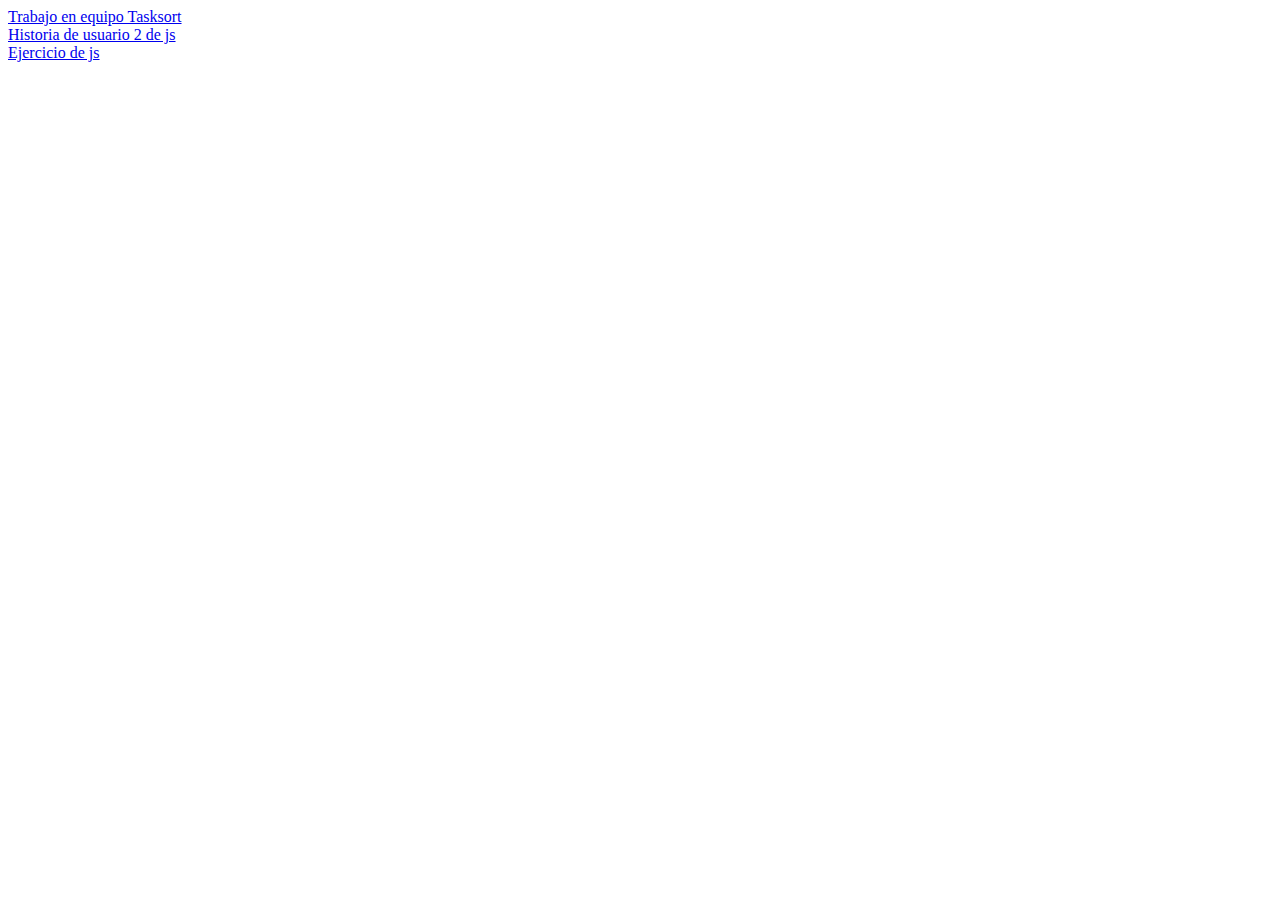
<file: index.html>
<!DOCTYPE html>
<html lang="en">
<head>
    <meta charset="UTF-8">
    <meta name="viewport" content="width=device-width, initial-scale=1.0">
    <link rel="stylesheet" href="style.css">
    <title>Proyectos JS</title>
</head>
<body>
    <a href=".Tasksort/index.html">Trabajo en equipo Tasksort</a>
    <a href=".Historia de usuario 2 js/gestion_datos.html">Historia de usuario 2 de js</a>
    <a href=".CaféByte/CaféByte.html">Ejercicio de js</a>
</body>
</html>
</file>
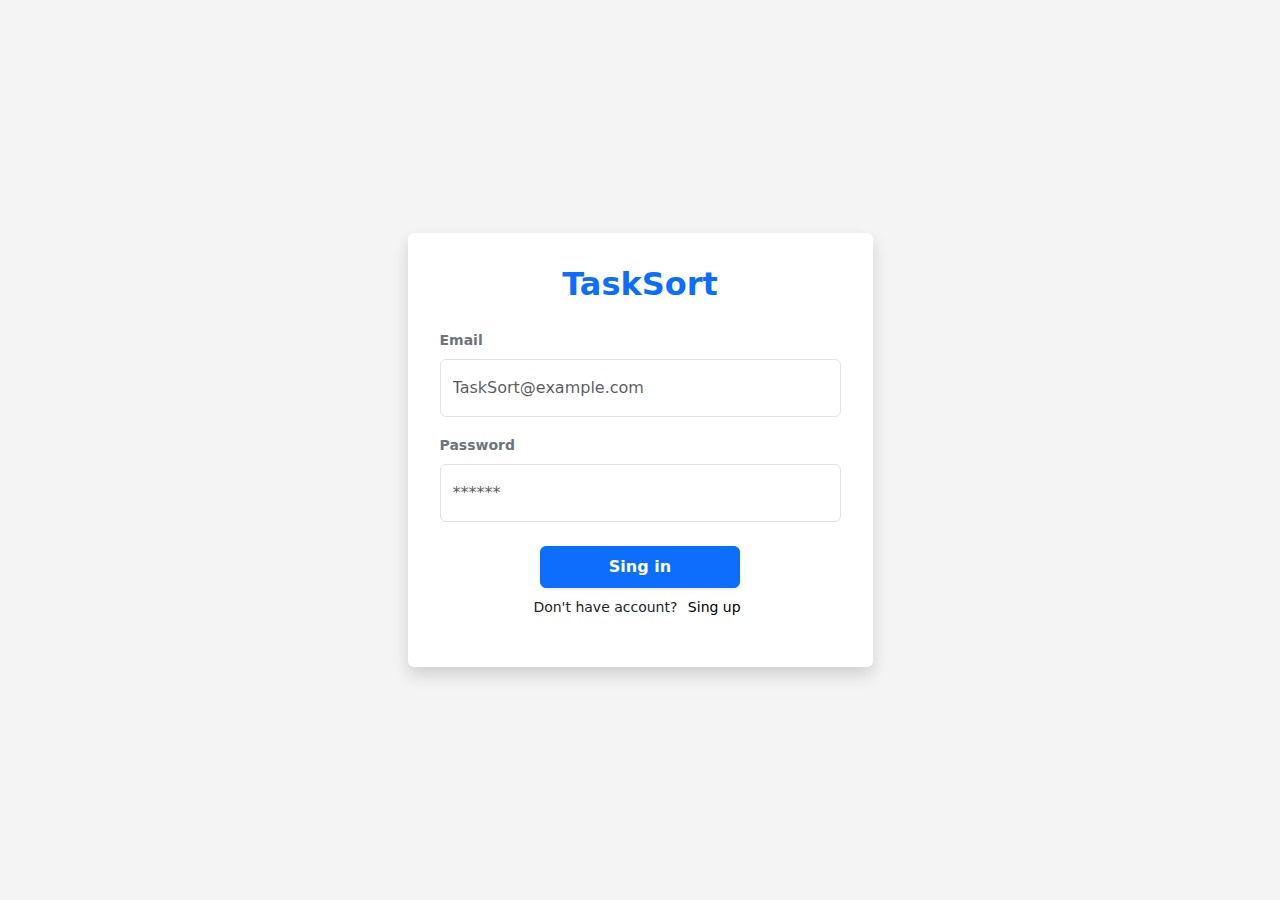
<file: Tasksort/index.html>
<!DOCTYPE html>
<html lang="en">
<head>
    <meta charset="UTF-8">
    <meta name="viewport" content="width=device-width, initial-scale=1.0">
    <link rel="stylesheet" href="style.css">
    <link href="https://cdn.jsdelivr.net/npm/bootstrap@5.3.3/dist/css/bootstrap.min.css" rel="stylesheet">
    <script src="script.js" defer></script>
    <script src="ux-ui.js" defer></script>
    <title>TaskSort</title>
</head>
<body>

    <div class="container d-flex justify-content-center align-items-center" style="min-height: 100vh;">
        <div class="col-11 col-md-8 col-lg-5">
            <div class="card shadow border-0 p-3">

                <div id="Section-Login" class="card-body fade-in">

                    <h2 class="text-center card-title text-primary mb-4 fw-bold">TaskSort</h2>

                    <form id="Login-form">

                        <div class="mb-3">
                            <label for="Email1" class="small form-label fw-bold text-secondary">Email</label>
                            <input type="email" id="Email1" class="py-3 form-control" placeholder="TaskSort@example.com" required>
                        </div>

                        <div class="mb-4">
                            <label for="Password" class="small form-label fw-bold text-secondary">Password</label>
                            <input type="password" id="Password" class="form-control py-3" placeholder="******" required> 
                        </div>

                        <div class="text-center mb-2">
                            <button type="submit" class="btn btn-primary w-50 py-2 fw-bold shadow-sm">Sing in</button>
                        </div>

                    </form>

                    <div class="mt-2 text-center small" id="Login-message"></div>

                    <div class="text-center small">
                        <p>Don't have account? 
                            <button id="To-sing" class="border-0 bg-transparent btn-link text-decoration-none" type="button" id="Singup">Sing up</button>
                        </p>
                    </div>

                </div>

                <div id="Section-Singup" class="card-body hidden-form fade-in">

                    <h2 class=" text-center card-title text-primary mb-4 fw-bold">TaskSort</h2>

                    <form id="Sign-form">

                        <div class="mb-3">
                            <label for="User" class="small form-label fw-bold text-secondary">User</label>
                            <input type="text" id="User" class="py-3 form-control" placeholder="Juan Pablo" required>
                        </div>

                        <div class="mb-3">
                            <label for="Email2" class="small form-label fw-bold text-secondary">Email</label>
                            <input type="email" id="Email2" class="form-control py-3" placeholder="TaskSort@example.com" required> 
                        </div>

                        <div class="mb-3">
                            <label for="Password1" class="small form-label fw-bold text-secondary">Password</label>
                            <input type="password" id="Password1" class="form-control py-3" placeholder="********" required> 
                        </div>

                        <div class="text-center mb-2">
                            <button id="Send" type="submit" class="btn btn-primary w-50 py-2 fw-bold shadow-sm">Sing in</button>
                        </div>

                    </form>

                    <div class="mt-2 text-center small" id="Sing-message"></div>

                    <div class="text-center small">
                        <p>You have account? 
                            <button id="To-login" class="border-0 bg-transparent btn-link text-decoration-none" type="button" id="Singup">Login</button>
                        </p>
                    </div>

                </div>

            </div>
            
        </div>
        
    </div>

    </div>

    
</body>
</html>
</file>
<file: style.css>
a{
    display: flex;
    flex-direction: column;
}
</file>
<file: Tasksort/style.css>
:root{
    --Header-color: #fff;
    --Bg-main: #f4f4f4;
    --Int-color: #c0b283;
    --Black-color: #373737;
    --High-bg: #ffebee;
    --High-text: #d32f2f;
    --Medium-bg: #fff3e0; 
    --Medium-text: #f57c00;
    --Low-bg: #e8f5e9; 
    --Low-text: #388e3c;
}

body{
    margin: 0;
    min-height: 100vh;
    background-color: var(--Bg-main) !important;
    color: var(--Black-color);
    font-family: 'Courier New', Courier, monospace, !important;
}

.hidden-form {
    display: none !important;
}

.fade-in {
    animation: fadeIn 0.4s ease-in;
}

@keyframes fadeIn {
    from { opacity: 0; transform: translateY(10px); }
    to { opacity: 1; transform: translateY(0); }
}

.btn-add{
    border-radius: 0 !important;
    transition: all 0.2s ease-in-out;
    border-top: none !important;
    border-left: none !important;
    border-right: none !important;
    font-size: 18px !important;
}

.btn-add:hover{
    border-bottom: solid 2px var(--Int-color) !important;
    color: var(--Int-color) !important;
}

.btn-add.active{
    transform: translateY(2px);
    border-bottom: solid 2px var(--Int-color) !important;
}

.bg-nav{
    background-color: var(--Header-color) !important;
}

.logo-wrapper svg{
    color: var(--Black-color);
}

h2{
    text-align: center;
}

.Filterlist{
    position: relative;
    display: inline-block;
}

#FilterMenu {
    display: none;
    position: absolute;
    top: 100%;
    left: 0;
    width: 180px;
    background: white;
    border: 1px solid #e5e7eb;
    border-radius: 12px;
    box-shadow: 0 10px 15px -3px rgba(0, 0, 0, 0.1);
    padding: 8px 0;
    z-index: 1000;
    margin-top: 5px;
}

.Filter-item {
    padding: 10px 16px;
    cursor: pointer;
    font-size: 14px;
    color: var(--Black-color);
    display: flex;
    align-items: center;
    gap: 10px;
    font-size: 16px;
}

.filter-high { 
    color: var(--High-text); 
}

.filter-medium { 
    color: var(--Medium-text); 
}

.filter-low { 
    color: var(--Low-text); 
}

.filter-all:hover { 
    background-color: #f9fafb; 
}

.Filter-item:hover {
    color: var(--Int-color);
}

#Modal-Wrapper {
    display: none;
    position: fixed; 
    top: 0; left: 0;
    width: 100%; height: 100%;
    background: rgba(0,0,0,0.5); 
    z-index: 2000; 
    padding-top: 100px;
}

#description {
    height: 100px;
    resize: none;
    overflow-y: auto;
}

.Task{
    width: 100%;
    gap: 6rem;
    display: flex;
    justify-content: center;
    align-items: center;
    flex-direction: row;
}

.task-card{
    padding: 20px;
    background-color: var(--Header-color) !important;
    border-radius: 10px;
    width: 100%;
    display: flex;
    flex-direction: column;
    box-shadow: 0 4px 15px rgba(0, 0, 0, 0.05);
    overflow-wrap: break-word;
    word-wrap: break-word;
    word-break: break-word;
    height: 100%;
}

.priority-tag{
    border-radius: 20px;
    font-weight: bold;
    text-transform: uppercase;
    width: fit-content;
    font-size: 14px;
    padding: 5px 10px;
    
}

.priority-High { 
    background-color: var(--High-bg); 
    color: var(--High-text); 
}

.priority-Medium { 
    background-color: var(--Medium-bg); 
    color: var(--Medium-text); 
}
.priority-Low { 
    background-color: var(--Low-bg); 
    color: var(--Low-text); 
}
</file>
